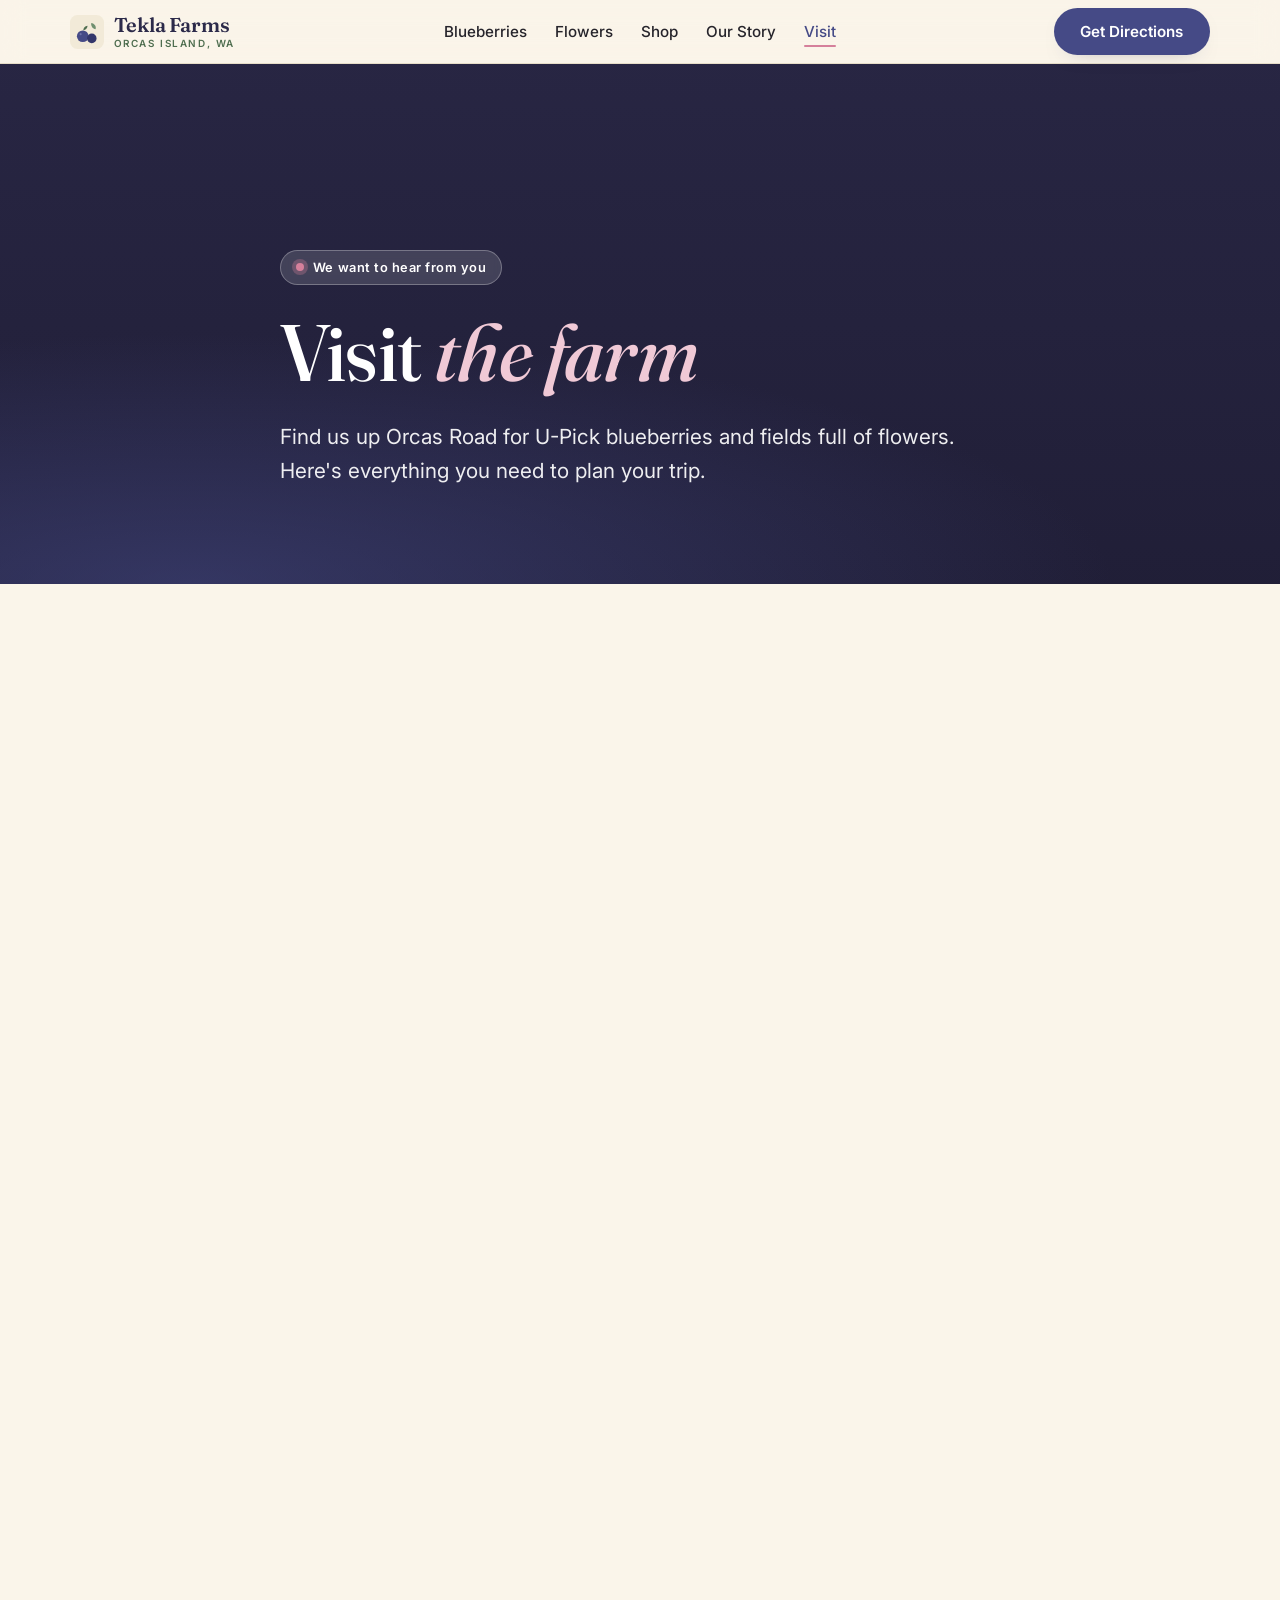
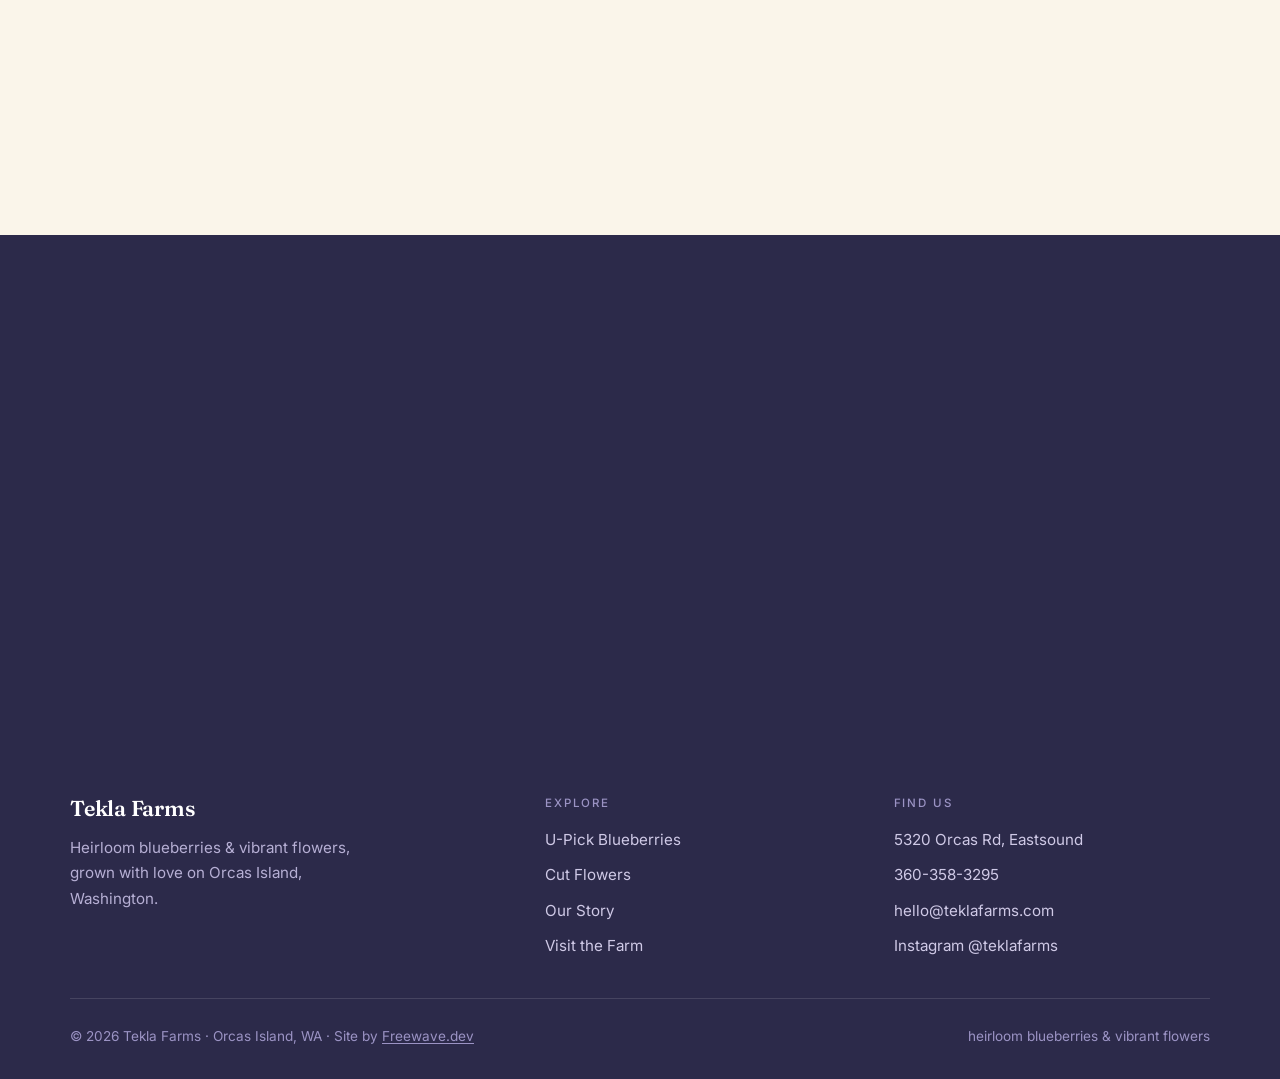
<file: visit.html>
<!DOCTYPE html>
<html lang="en">
<head>
<meta charset="UTF-8">
<meta name="viewport" content="width=device-width, initial-scale=1.0">
<title>Visit &amp; Contact — Tekla Farms, Orcas Island</title>
<meta name="description" content="Visit Tekla Farms at 5320 Orcas Rd, Eastsound, WA. Directions, contact details, hours, and how to reach us for U-Pick blueberries and cut flowers.">
<link rel="icon" href="/favicon.svg" type="image/svg+xml">
<link rel="stylesheet" href="styles.css">
</head>
<body>
<header class="site-header">
  <nav class="nav wrap">
    <a class="brand" href="index.html" aria-label="Tekla Farms home">
      <svg viewBox="0 0 64 64" aria-hidden="true"><rect width="64" height="64" rx="14" fill="#f2ead8"/><path d="M40 15c6 1 10 6 8 12-5-1-9-6-8-12z" fill="#6f8f6f"/><path d="M33 20c0 4-3 8-8 9 0-5 3-8 8-9z" fill="#4f6e50"/><circle cx="24" cy="40" r="11" fill="#454a86"/><circle cx="41" cy="44" r="9" fill="#33366a"/><circle cx="20" cy="36" r="2" fill="#7d81b8" opacity=".7"/></svg>
      <span><span class="brand-name">Tekla Farms</span><span class="brand-tag">Orcas Island, WA</span></span>
    </a>
    <input type="checkbox" id="nav-toggle" class="nav-toggle-input" aria-label="Toggle navigation menu">
    <label for="nav-toggle" class="nav-toggle">
      <span aria-hidden="true"></span>
      <span aria-hidden="true"></span>
      <span aria-hidden="true"></span>
    </label>
    <div class="nav-drawer">
    <ul class="nav-links">
      <li><a href="blueberries.html">Blueberries</a></li>
      <li><a href="flowers.html">Flowers</a></li>
      <li><a href="shop.html">Shop</a></li>
      <li><a href="about.html">Our Story</a></li>
      <li><a href="visit.html" aria-current="page">Visit</a></li>
    </ul>
    <a class="btn btn-primary nav-cta" href="#plan">Get Directions</a>
    </div>
  </nav>
</header>

<main>
  <section class="hero page-hero" style="background-image: linear-gradient(180deg, rgba(28,26,48,0.28), rgba(28,26,48,0.72)), url('https://media.freewave.dev/t0x1v8/images/unsplash-6470170a5fd6.webp');">
    <div class="hero-inner wrap">
      <span class="hero-badge fade-up"><span class="dot"></span> We want to hear from you</span>
      <h1 class="fade-up d1">Visit <em>the farm</em></h1>
      <p class="lede fade-up d2">Find us up Orcas Road for U-Pick blueberries and fields full of flowers. Here's everything you need to plan your trip.</p>
    </div>
  </section>

  <section class="section" id="plan">
    <div class="wrap">
      <div class="section-head reveal">
        <p class="eyebrow">Plan your visit</p>
        <h2>How to reach us</h2>
        <p>Questions about the season, bouquets, bulk buckets, or weddings? Give us a call, send an email, or come say hello.</p>
      </div>
      <div class="info-grid">
        <div class="info-card reveal">
          <h3>📍 Where we are</h3>
          <p>5320 Orcas Rd.<br>Eastsound, WA 98245</p>
          <p style="margin-top:0.8rem;"><a href="https://www.google.com/maps/search/?api=1&query=5320+Orcas+Rd+Eastsound+WA+98245" target="_blank" rel="noopener">Get directions →</a></p>
        </div>
        <div class="info-card reveal">
          <h3>📞 Call or text</h3>
          <p>Reach us with any questions about visiting or ordering.</p>
          <p style="margin-top:0.8rem;"><a href="tel:+13603583295">360-358-3295</a></p>
        </div>
        <div class="info-card reveal">
          <h3>✉️ Email us</h3>
          <p>Best for bulk flower orders, custom arrangements &amp; weddings.</p>
          <p style="margin-top:0.8rem;"><a href="mailto:hello@teklafarms.com">hello@teklafarms.com</a></p>
        </div>
        <div class="info-card reveal">
          <h3>❀ Follow along</h3>
          <p>See what's blooming and ripening this week.</p>
          <p style="margin-top:0.8rem;"><a href="https://www.instagram.com/teklafarms" target="_blank" rel="noopener">Instagram @teklafarms</a><br><a href="https://www.facebook.com/profile.php?id=61557835203225" target="_blank" rel="noopener">Facebook</a></p>
        </div>
      </div>
    </div>
  </section>

  <section class="section panel-cream" style="padding-top:0;background:transparent;">
    <div class="wrap split" style="align-items:flex-start;">
      <div class="split-body reveal">
        <p class="eyebrow">When to come</p>
        <h2>Seasons on the farm</h2>
        <ul class="checklist">
          <li><strong>U-Pick blueberries:</strong> ripe through late summer — August and September are prime picking.</li>
          <li><strong>Cut flowers:</strong> our 2025 season ran February through October; availability varies each year.</li>
          <li><strong>At the Island Market:</strong> fresh bouquets delivered Tuesdays &amp; Fridays in the growing season.</li>
          <li>Hours shift with the season and the weather — call or check our Instagram before you head up.</li>
        </ul>
        <a class="btn btn-primary" href="blueberries.html" style="margin-top:1.8rem;">See U-Pick details <span class="arrow">→</span></a>
      </div>
      <div class="info-card reveal" style="align-self:stretch;">
        <h3>Before you arrive</h3>
        <ul class="checklist" style="margin-top:0.6rem;">
          <li>Freezer bags for your berries are provided.</li>
          <li>A $5 picking pass covers adults under 65 &amp; kids over 10.</li>
          <li>Bushes are tall — comfortable, back-friendly picking.</li>
          <li>WA state sales tax is added at checkout; prices may change.</li>
        </ul>
      </div>
    </div>
  </section>

  <section class="section panel-indigo">
    <div class="wrap cta-band reveal">
      <p class="eyebrow on-dark">See you soon</p>
      <h2>The rows are ready when you are</h2>
      <p>Bring the whole family up to Tekla Farms — for berries, blooms, and a little island magic.</p>
      <div class="cta-actions">
        <a class="btn btn-primary" href="https://www.google.com/maps/search/?api=1&query=5320+Orcas+Rd+Eastsound+WA+98245" target="_blank" rel="noopener">Get directions <span class="arrow">→</span></a>
        <a class="btn btn-ghost on-dark" href="tel:+13603583295">Call 360-358-3295</a>
      </div>
    </div>
  </section>
</main>

<footer class="site-footer">
  <div class="wrap">
    <div class="footer-top">
      <div class="footer-brand">
        <span class="brand-name" style="font-size:1.35rem;">Tekla Farms</span>
        <p>Heirloom blueberries &amp; vibrant flowers, grown with love on Orcas Island, Washington.</p>
      </div>
      <div class="footer-col">
        <h4>Explore</h4>
        <ul>
          <li><a href="blueberries.html">U-Pick Blueberries</a></li>
          <li><a href="flowers.html">Cut Flowers</a></li>
          <li><a href="about.html">Our Story</a></li>
          <li><a href="visit.html">Visit the Farm</a></li>
        </ul>
      </div>
      <div class="footer-col">
        <h4>Find us</h4>
        <ul>
          <li><a href="https://www.google.com/maps/search/?api=1&query=5320+Orcas+Rd+Eastsound+WA+98245" target="_blank" rel="noopener">5320 Orcas Rd, Eastsound</a></li>
          <li><a href="tel:+13603583295">360-358-3295</a></li>
          <li><a href="mailto:hello@teklafarms.com">hello@teklafarms.com</a></li>
          <li><a href="https://www.instagram.com/teklafarms" target="_blank" rel="noopener">Instagram @teklafarms</a></li>
        </ul>
      </div>
    </div>
    <div class="footer-bottom">
      <span>&copy; 2026 Tekla Farms · Orcas Island, WA &middot; Site by <a href="https://freewave.dev" target="_blank" rel="noopener" style="color:inherit;text-decoration:underline;text-underline-offset:2px">Freewave.dev</a></span>
      <span>heirloom blueberries &amp; vibrant flowers</span>
    </div>
  </div>
</footer>
</body>
</html>
</file>
<file: styles.css>
@import url('https://fonts.googleapis.com/css2?family=Fraunces:ital,opsz,wght@0,9..144,400;0,9..144,500;0,9..144,600;1,9..144,400&family=Inter:wght@400;500;600&display=swap');

:root {
  --ink: #26242b;
  --muted: #6c665e;
  --cream: #faf5ea;
  --cream-2: #f2ead8;
  --panel: #fffdf8;
  --line: #e7ddc8;
  --indigo: #2c2a4a;
  --berry: #454a86;
  --berry-deep: #33366a;
  --sage: #6f8f6f;
  --sage-deep: #4f6e50;
  --bloom: #d5809b;
  --bloom-deep: #bd6584;
  --shadow: 0 18px 40px -24px rgba(44, 42, 74, 0.45);
  --shadow-sm: 0 8px 22px -16px rgba(44, 42, 74, 0.5);
  --radius: 18px;
  --radius-lg: 28px;
  --wrap: 1140px;
  --ease: cubic-bezier(0.22, 0.61, 0.36, 1);
}

* { margin: 0; padding: 0; box-sizing: border-box; }

html { scroll-behavior: smooth; }

body {
  font-family: 'Inter', -apple-system, BlinkMacSystemFont, sans-serif;
  color: var(--ink);
  background: var(--cream);
  line-height: 1.65;
  -webkit-font-smoothing: antialiased;
  overflow-x: hidden;
}

img { max-width: 100%; display: block; }
a { color: inherit; }

h1, h2, h3, h4 {
  font-family: 'Fraunces', Georgia, serif;
  font-weight: 500;
  line-height: 1.12;
  letter-spacing: -0.01em;
  color: var(--indigo);
}

.wrap { width: min(100% - 2.5rem, var(--wrap)); margin-inline: auto; }
.narrow { width: min(100% - 2.5rem, 720px); margin-inline: auto; }

.eyebrow {
  font-family: 'Inter', sans-serif;
  text-transform: uppercase;
  letter-spacing: 0.24em;
  font-size: 0.72rem;
  font-weight: 600;
  color: var(--sage-deep);
  margin-bottom: 1rem;
}
.eyebrow.on-dark { color: #c7d7bf; }

.section { padding: clamp(4rem, 9vw, 7.5rem) 0; }
.section-head { max-width: 640px; margin-bottom: 3rem; }
.section-head.center { margin-inline: auto; text-align: center; }
.section-head h2 { font-size: clamp(2rem, 4.5vw, 3rem); }
.section-head p { color: var(--muted); font-size: 1.08rem; margin-top: 1rem; }

/* ---------- Buttons ---------- */
.btn {
  display: inline-flex; align-items: center; gap: 0.5rem;
  font-family: 'Inter', sans-serif; font-weight: 600; font-size: 0.95rem;
  padding: 0.85rem 1.6rem; border-radius: 999px;
  text-decoration: none; cursor: pointer; border: 1.5px solid transparent;
  transition: transform 0.25s var(--ease), background 0.25s var(--ease), box-shadow 0.25s var(--ease), color 0.25s var(--ease);
}
.btn-primary { background: var(--berry); color: #fff; box-shadow: var(--shadow-sm); }
.btn-primary:hover { background: var(--berry-deep); transform: translateY(-2px); box-shadow: var(--shadow); }
.btn-ghost { background: transparent; color: var(--indigo); border-color: var(--line); }
.btn-ghost:hover { border-color: var(--berry); color: var(--berry); transform: translateY(-2px); }
.btn-ghost.on-dark { color: #fff; border-color: rgba(255,255,255,0.5); }
.btn-ghost.on-dark:hover { background: rgba(255,255,255,0.12); border-color: #fff; }
.btn .arrow { transition: transform 0.25s var(--ease); }
.btn:hover .arrow { transform: translateX(3px); }

/* ---------- Header ---------- */
.site-header {
  position: sticky; top: 0; z-index: 50;
  background: rgba(250, 245, 234, 0.82);
  backdrop-filter: blur(12px);
  border-bottom: 1px solid var(--line);
}
.nav { display: flex; align-items: center; justify-content: space-between; padding: 0.5rem 0; gap: 1.5rem; line-height: 1.2; }
.brand { display: flex; align-items: center; gap: 0.6rem; text-decoration: none; }
.brand svg { width: 34px; height: 34px; flex: none; }
.brand-name { display: block; font-family: 'Fraunces', serif; font-weight: 600; font-size: 1.25rem; line-height: 1.1; color: var(--indigo); letter-spacing: -0.01em; }
.brand-tag { display: block; font-family: 'Inter', sans-serif; font-size: 0.62rem; line-height: 1.2; margin-top: 2px; letter-spacing: 0.16em; text-transform: uppercase; color: var(--sage-deep); font-weight: 600; }
.nav-links { display: flex; align-items: center; gap: 1.75rem; list-style: none; }
.nav-links a { text-decoration: none; font-weight: 500; font-size: 0.95rem; color: var(--ink); position: relative; padding: 0.25rem 0; transition: color 0.2s var(--ease); }
.nav-links a::after { content: ''; position: absolute; left: 0; bottom: -2px; width: 0; height: 2px; background: var(--bloom); border-radius: 2px; transition: width 0.28s var(--ease); }
.nav-links a:hover, .nav-links a[aria-current="page"] { color: var(--berry); }
.nav-links a:hover::after, .nav-links a[aria-current="page"]::after { width: 100%; }
.nav-cta { margin-left: 0.5rem; }
.nav-drawer { display: contents; }

/* ---------- Mobile nav toggle (checkbox-driven, no JS) ---------- */
.nav-toggle-input {
  position: absolute; width: 1px; height: 1px; padding: 0; margin: -1px;
  overflow: hidden; clip: rect(0,0,0,0); white-space: nowrap; border: 0;
}
.nav-toggle {
  display: none; flex-direction: column; justify-content: center; align-items: center;
  gap: 5px; width: 42px; height: 42px; border-radius: 10px; flex: none;
  border: 1px solid var(--line); background: var(--panel); cursor: pointer;
}
.nav-toggle span { display: block; width: 20px; height: 2px; background: var(--indigo); border-radius: 2px; transition: transform 0.25s var(--ease), opacity 0.2s var(--ease); }
.nav-toggle-input:focus-visible ~ .nav-toggle { outline: 2px solid var(--berry); outline-offset: 2px; }
.nav-toggle-input:checked ~ .nav-toggle span:nth-child(1) { transform: translateY(7px) rotate(45deg); }
.nav-toggle-input:checked ~ .nav-toggle span:nth-child(2) { opacity: 0; }
.nav-toggle-input:checked ~ .nav-toggle span:nth-child(3) { transform: translateY(-7px) rotate(-45deg); }

/* ---------- Hero ---------- */
.hero {
  position: relative; color: #fff; overflow: hidden;
  background: linear-gradient(180deg, rgba(28,26,48,0.35), rgba(28,26,48,0.72)), var(--indigo) center/cover no-repeat;
  min-height: min(88vh, 760px);
  display: flex; align-items: flex-end;
}
.hero::after {
  content: ''; position: absolute; inset: 0;
  background: radial-gradient(120% 80% at 15% 100%, rgba(69,74,134,0.55), transparent 60%);
  pointer-events: none;
}
.hero-inner { position: relative; z-index: 2; padding: clamp(3rem, 8vw, 6rem) 0; max-width: 720px; }
.hero h1 { color: #fff; font-size: clamp(2.6rem, 7vw, 5rem); font-weight: 500; }
.hero h1 em { font-style: italic; color: #f0c9d6; }
.hero .lede { font-size: clamp(1.05rem, 2.4vw, 1.3rem); margin-top: 1.4rem; max-width: 34em; color: rgba(255,255,255,0.92); }
.hero-actions { display: flex; flex-wrap: wrap; gap: 0.9rem; margin-top: 2.2rem; }
.hero-badge {
  display: inline-flex; align-items: center; gap: 0.55rem;
  background: rgba(255,255,255,0.14); border: 1px solid rgba(255,255,255,0.28);
  padding: 0.4rem 0.95rem; border-radius: 999px; font-size: 0.8rem; font-weight: 600;
  letter-spacing: 0.04em; margin-bottom: 1.4rem; backdrop-filter: blur(4px);
}
.hero-badge .dot { width: 8px; height: 8px; border-radius: 50%; background: var(--bloom); box-shadow: 0 0 0 4px rgba(213,128,155,0.3); }

.page-hero { min-height: min(62vh, 520px); }

/* ---------- Marquee strip ---------- */
.strip { background: var(--indigo); color: #e9e6f5; padding: 1rem 0; overflow: hidden; }
.strip-track { display: flex; gap: 3rem; white-space: nowrap; width: max-content; animation: marquee 26s linear infinite; }
.strip-track span { font-family: 'Fraunces', serif; font-size: 1.05rem; display: inline-flex; align-items: center; gap: 3rem; letter-spacing: 0.01em; }
.strip-track span::after { content: '❋'; color: var(--bloom); }
@keyframes marquee { to { transform: translateX(-50%); } }

/* ---------- Feature split ---------- */
.split { display: grid; grid-template-columns: 1fr 1fr; gap: clamp(2rem, 5vw, 4.5rem); align-items: center; }
.split.reverse .split-media { order: 2; }
.split-media {
  position: relative; border-radius: var(--radius-lg); overflow: hidden;
  box-shadow: var(--shadow); aspect-ratio: 4 / 3; background: var(--cream-2);
}
.split-media img { width: 100%; height: 100%; object-fit: cover; transition: transform 0.9s var(--ease); }
.split-media:hover img { transform: scale(1.05); }
.split-media .tag {
  position: absolute; left: 1.1rem; bottom: 1.1rem; background: var(--panel); color: var(--indigo);
  padding: 0.5rem 1rem; border-radius: 999px; font-size: 0.8rem; font-weight: 600; box-shadow: var(--shadow-sm);
}
.split-body h2 { font-size: clamp(1.9rem, 4vw, 2.7rem); }
.split-body p { color: var(--muted); margin-top: 1.1rem; font-size: 1.05rem; }
.split-body .btn { margin-top: 1.8rem; }

/* ---------- Cards ---------- */
.cards { display: grid; grid-template-columns: repeat(auto-fit, minmax(260px, 1fr)); gap: 1.6rem; }
.card {
  background: var(--panel); border: 1px solid var(--line); border-radius: var(--radius);
  padding: 2rem 1.8rem; transition: transform 0.3s var(--ease), box-shadow 0.3s var(--ease), border-color 0.3s var(--ease);
}
.card:hover { transform: translateY(-6px); box-shadow: var(--shadow); border-color: transparent; }
.card .icon {
  width: 46px; height: 46px; border-radius: 12px; display: grid; place-items: center;
  background: var(--cream-2); color: var(--sage-deep); margin-bottom: 1.1rem;
}
.card h3 { font-size: 1.3rem; margin-bottom: 0.5rem; }
.card p { color: var(--muted); font-size: 0.98rem; }

/* ---------- Facts / pricing ---------- */
.facts { display: grid; grid-template-columns: repeat(auto-fit, minmax(180px, 1fr)); gap: 1.2rem; }
.fact { background: var(--panel); border: 1px solid var(--line); border-radius: var(--radius); padding: 1.6rem; text-align: center; }
.fact .num { font-family: 'Fraunces', serif; font-size: 2.4rem; color: var(--berry); line-height: 1; }
.fact .lbl { color: var(--muted); font-size: 0.9rem; margin-top: 0.5rem; }

.pricecard {
  background: var(--panel); border: 1px solid var(--line); border-radius: var(--radius-lg);
  padding: 2.2rem; box-shadow: var(--shadow-sm);
}
.pricerow { display: flex; justify-content: space-between; gap: 1rem; padding: 0.9rem 0; border-bottom: 1px dashed var(--line); }
.pricerow:last-child { border-bottom: none; }
.pricerow .name { font-weight: 500; }
.pricerow .name small { display: block; color: var(--muted); font-weight: 400; font-size: 0.85rem; }
.pricerow .amt { font-family: 'Fraunces', serif; font-size: 1.25rem; color: var(--berry); white-space: nowrap; }
.fineprint { color: var(--muted); font-size: 0.85rem; margin-top: 1.2rem; }

/* ---------- Demo note ---------- */
.demo-note {
  display: flex; align-items: center; gap: 0.6rem; flex-wrap: wrap;
  background: var(--cream-2); border: 1px dashed var(--line); color: var(--muted);
  border-radius: 999px; padding: 0.55rem 1.1rem; font-size: 0.85rem; width: fit-content;
}
.demo-note strong { color: var(--sage-deep); font-weight: 600; }

/* ---------- Shop ---------- */
.shop-head { display: flex; align-items: flex-end; justify-content: space-between; gap: 1.5rem; flex-wrap: wrap; margin-bottom: 2.6rem; }
.cart-link { display: inline-flex; align-items: center; gap: 0.5rem; text-decoration: none; font-weight: 600; font-size: 0.95rem; color: var(--berry); }
.cart-link:hover { text-decoration: underline; text-underline-offset: 3px; }
.cart-link .count { display: inline-grid; place-items: center; min-width: 22px; height: 22px; padding: 0 0.35rem; border-radius: 999px; background: var(--bloom); color: #fff; font-size: 0.75rem; }

.shop-grid { display: grid; grid-template-columns: repeat(auto-fill, minmax(250px, 1fr)); gap: 1.6rem; }
.product {
  display: flex; flex-direction: column; background: var(--panel);
  border: 1px solid var(--line); border-radius: var(--radius); overflow: hidden;
  transition: transform 0.3s var(--ease), box-shadow 0.3s var(--ease), border-color 0.3s var(--ease);
}
.product:hover { transform: translateY(-6px); box-shadow: var(--shadow); border-color: transparent; }
.product-media { position: relative; aspect-ratio: 4 / 3; background: var(--cream-2); }
.product-media img { width: 100%; height: 100%; object-fit: cover; transition: transform 0.9s var(--ease); }
.product:hover .product-media img { transform: scale(1.05); }
.product-media .tag {
  position: absolute; left: 0.9rem; top: 0.9rem; background: var(--panel); color: var(--indigo);
  padding: 0.35rem 0.8rem; border-radius: 999px; font-size: 0.72rem; font-weight: 600; box-shadow: var(--shadow-sm);
}
.product-body { display: flex; flex-direction: column; flex: 1; padding: 1.4rem 1.4rem 1.5rem; }
.product-body h3 { font-size: 1.2rem; margin-bottom: 0.4rem; }
.product-body p { color: var(--muted); font-size: 0.92rem; margin-bottom: 1.1rem; }
.product-foot { display: flex; align-items: center; justify-content: space-between; gap: 1rem; margin-top: auto; }
.product .price { font-family: 'Fraunces', serif; font-size: 1.4rem; color: var(--berry); }
.product .price small { font-family: 'Inter', sans-serif; font-size: 0.72rem; color: var(--muted); display: block; font-weight: 500; }
.btn-sm { padding: 0.6rem 1.15rem; font-size: 0.85rem; }

/* ---------- Cart ---------- */
.cart-layout { display: grid; grid-template-columns: 1.55fr 1fr; gap: clamp(2rem, 5vw, 3.5rem); align-items: start; }
.cart-list { display: grid; gap: 1rem; }
.cart-item {
  display: grid; grid-template-columns: 84px 1fr auto; gap: 1.2rem; align-items: center;
  background: var(--panel); border: 1px solid var(--line); border-radius: var(--radius); padding: 1rem 1.2rem;
}
.cart-item .thumb { width: 84px; height: 84px; border-radius: 12px; overflow: hidden; background: var(--cream-2); }
.cart-item .thumb img { width: 100%; height: 100%; object-fit: cover; }
.cart-item h3 { font-size: 1.05rem; margin-bottom: 0.2rem; }
.cart-item .meta { color: var(--muted); font-size: 0.85rem; }
.qty-pill { display: inline-flex; align-items: center; gap: 0.9rem; border: 1px solid var(--line); border-radius: 999px; padding: 0.2rem 0.7rem; margin-top: 0.6rem; font-size: 0.9rem; }
.qty-pill span { color: var(--muted); }
.cart-item .line-amt { font-family: 'Fraunces', serif; font-size: 1.2rem; color: var(--berry); white-space: nowrap; }
.cart-summary .totalrow { display: flex; justify-content: space-between; gap: 1rem; padding: 0.7rem 0; color: var(--muted); }
.cart-summary .totalrow.grand { border-top: 1px solid var(--line); margin-top: 0.4rem; padding-top: 1rem; color: var(--ink); font-weight: 600; }
.cart-summary .totalrow.grand .amt { font-family: 'Fraunces', serif; font-size: 1.5rem; color: var(--berry); font-weight: 500; }
.cart-summary .btn { width: 100%; justify-content: center; margin-top: 1.4rem; }

/* ---------- Panels ---------- */
.panel-cream { background: var(--cream-2); }
.panel-indigo { background: var(--indigo); color: #ece9f6; }
.panel-indigo h2, .panel-indigo h3 { color: #fff; }
.panel-indigo p { color: #cfc9e6; }

.checklist { list-style: none; display: grid; gap: 0.8rem; margin-top: 1.4rem; }
.checklist li { display: flex; gap: 0.75rem; align-items: flex-start; color: var(--muted); }
.checklist.on-dark li { color: #cfc9e6; }
.checklist li::before {
  content: '✿'; color: var(--bloom); font-size: 1rem; line-height: 1.5; flex: none;
}

/* ---------- Story / prose ---------- */
.prose p { color: var(--muted); font-size: 1.1rem; margin-bottom: 1.3rem; }
.prose p:first-of-type::first-letter {
  font-family: 'Fraunces', serif; float: left; font-size: 3.6rem; line-height: 0.82;
  padding: 0.3rem 0.7rem 0 0; color: var(--bloom-deep);
}
.pull {
  font-family: 'Fraunces', serif; font-style: italic; font-size: clamp(1.4rem, 3.4vw, 2rem);
  color: var(--indigo); line-height: 1.35; margin: 2.5rem 0; padding-left: 1.4rem;
  border-left: 3px solid var(--bloom);
}

/* ---------- Contact / visit ---------- */
.info-grid { display: grid; grid-template-columns: repeat(auto-fit, minmax(220px, 1fr)); gap: 1.4rem; }
.info-card { background: var(--panel); border: 1px solid var(--line); border-radius: var(--radius); padding: 1.8rem; }
.info-card h3 { font-size: 1.1rem; margin-bottom: 0.6rem; display: flex; align-items: center; gap: 0.5rem; }
.info-card a { color: var(--berry); text-decoration: none; font-weight: 500; }
.info-card a:hover { text-decoration: underline; text-underline-offset: 3px; }
.info-card p { color: var(--muted); font-size: 0.98rem; }
.map-embed { border: 0; width: 100%; height: 340px; border-radius: var(--radius-lg); box-shadow: var(--shadow-sm); }

.cta-band { text-align: center; }
.cta-band h2 { font-size: clamp(2rem, 5vw, 3rem); }
.cta-band p { color: #cfc9e6; max-width: 40em; margin: 1rem auto 2rem; }
.cta-actions { display: flex; gap: 0.9rem; justify-content: center; flex-wrap: wrap; }

/* ---------- Footer ---------- */
.site-footer { background: var(--indigo); color: #cfc9e6; padding: 3.5rem 0 2rem; }
.footer-top { display: grid; grid-template-columns: 1.4fr 1fr 1fr; gap: 2rem; padding-bottom: 2.5rem; border-bottom: 1px solid rgba(255,255,255,0.12); }
.footer-top .brand-name { color: #fff; }
.footer-top p { color: #b6afd4; font-size: 0.95rem; margin-top: 0.9rem; max-width: 32ch; }
.footer-col h4 { font-family: 'Inter', sans-serif; text-transform: uppercase; letter-spacing: 0.16em; font-size: 0.72rem; color: #9b93c4; margin-bottom: 1rem; }
.footer-col ul { list-style: none; display: grid; gap: 0.55rem; }
.footer-col a { color: #cfc9e6; text-decoration: none; font-size: 0.95rem; transition: color 0.2s var(--ease); }
.footer-col a:hover { color: #fff; }
.footer-bottom { display: flex; justify-content: space-between; flex-wrap: wrap; gap: 0.8rem; padding-top: 1.6rem; font-size: 0.85rem; color: #9b93c4; }
.footer-bottom a { color: inherit; }

/* ---------- Reveal on scroll (progressive, CSS-only) ---------- */
@supports (animation-timeline: view()) {
  @media (prefers-reduced-motion: no-preference) {
    .reveal { opacity: 0; transform: translateY(26px); animation: reveal linear both; animation-timeline: view(); animation-range: entry 0% cover 32%; }
  }
}
@keyframes reveal { to { opacity: 1; transform: none; } }

/* ---------- Entrance ---------- */
@media (prefers-reduced-motion: no-preference) {
  .fade-up { opacity: 0; transform: translateY(20px); animation: reveal 0.9s var(--ease) forwards; }
  .d1 { animation-delay: 0.1s; } .d2 { animation-delay: 0.24s; } .d3 { animation-delay: 0.38s; } .d4 { animation-delay: 0.52s; }
}

/* ---------- Responsive ---------- */
@media (max-width: 860px) {
  .split { grid-template-columns: 1fr; }
  .cart-layout { grid-template-columns: 1fr; }
  .split.reverse .split-media { order: 0; }
  .footer-top { grid-template-columns: 1fr 1fr; }
  .footer-top .footer-brand { grid-column: 1 / -1; }
  .nav { flex-wrap: nowrap; }
  .nav-toggle { display: inline-flex; }
  .nav-drawer {
    display: block; position: absolute; top: 100%; left: 0; right: 0; z-index: 40;
    background: var(--cream); border-bottom: 1px solid var(--line); box-shadow: var(--shadow-sm);
    padding: 0 1.25rem; max-height: 0; overflow: hidden; opacity: 0;
    transition: max-height 0.35s var(--ease), opacity 0.25s var(--ease);
  }
  .nav-toggle-input:checked ~ .nav-drawer { max-height: 480px; opacity: 1; }
  .nav-links { flex-direction: column; align-items: stretch; gap: 0; }
  .nav-links li { width: 100%; }
  .nav-links a { display: block; width: 100%; padding: 0.9rem 0.1rem; border-bottom: 1px solid var(--line); }
  .nav-links a::after { display: none; }
  .nav-cta { display: flex; margin: 0.95rem 0 1.15rem; justify-content: center; }
}
@media (max-width: 520px) {
  .footer-top { grid-template-columns: 1fr; }
  .hero-actions .btn { width: 100%; justify-content: center; }
  .cart-item { grid-template-columns: 64px 1fr; }
  .cart-item .thumb { width: 64px; height: 64px; }
  .cart-item .line-amt { grid-column: 2; }
}
</file>
